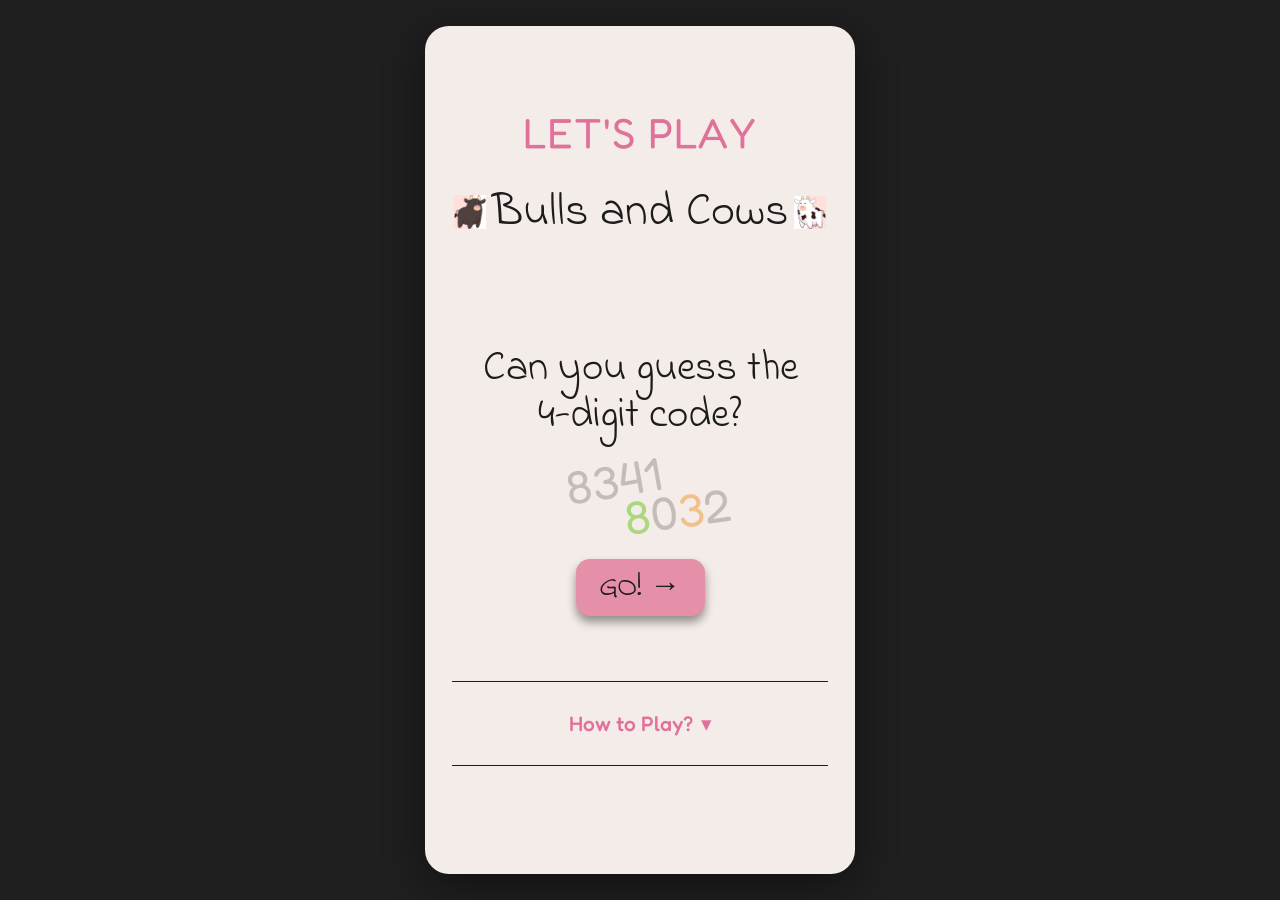
<file: index.html>
<!DOCTYPE html>
<html lang="en">
<head>
  <meta charset="utf-8">
  <meta name="viewport" content="width=device-width, initial-scale=1, viewport-fit=cover">
  <link rel="preconnect" href="https://fonts.googleapis.com">
  <link rel="preconnect" href="https://fonts.gstatic.com" crossorigin>
  <link href="https://fonts.googleapis.com/css2?family=Fredoka:wght@400;500&family=Fredoka+One&family=Indie+Flower&display=swap" rel="stylesheet">
  <link rel="stylesheet" href="style.css">
  <link rel="apple-touch-icon" sizes="180x180" href="apple-touch-icon.png">
  <link rel="icon" type="image/png" sizes="32x32" href="favicon-32x32.png">
  <link rel="icon" type="image/png" sizes="16x16" href="favicon-16x16.png">
  <link rel="manifest" href="site.webmanifest">
  <title>Bulls and Cows</title>
</head>
<body>
  <main class="screen home">
 
    <h2 class="lets-play">LET'S PLAY</h2>
 
    <div class="home-title-row">
      <img class="icon" src="bull.jpg" alt="Bull">
      <h1 class="hand home-title">Bulls and Cows</h1>
      <img class="icon" src="cow.jpg" alt="Cow">
    </div>
 
    <p class="hand ask">Can you guess the 4-digit code?</p>
 
    <div class="numbers" aria-hidden="true">
      <span class="num num-1">8341</span>
      <span class="num num-2"><span class="green">8</span>0<span class="lime">3</span>2</span>
    </div>
 
    <a class="go" href="game.html">GO! →</a>
 
  <footer class="rules">
  <details class="how">
    <summary>How to Play?</summary>
    <div class="how-body">
      <p>I think of a secret <b>4-digit number</b> with no repeated digits.</p>
      <p>You guess it, and after every guess I tell you:</p>
      <p><b>Bulls</b>: right digit in the right place</p>
      <p><b>Cows</b>: right digit in the wrong place</p>
      <p class="how-example">Eg. Secret 8341, Guess 8032<br>= 1 Bull (8) and 1 Cow (3)</p>
      <p>Crack the code in as few guesses as you can!</p>
    </div>
  </details>
  </footer>  
   <div class="page-end"></div>
  </main>
</body>
</html>
</file>
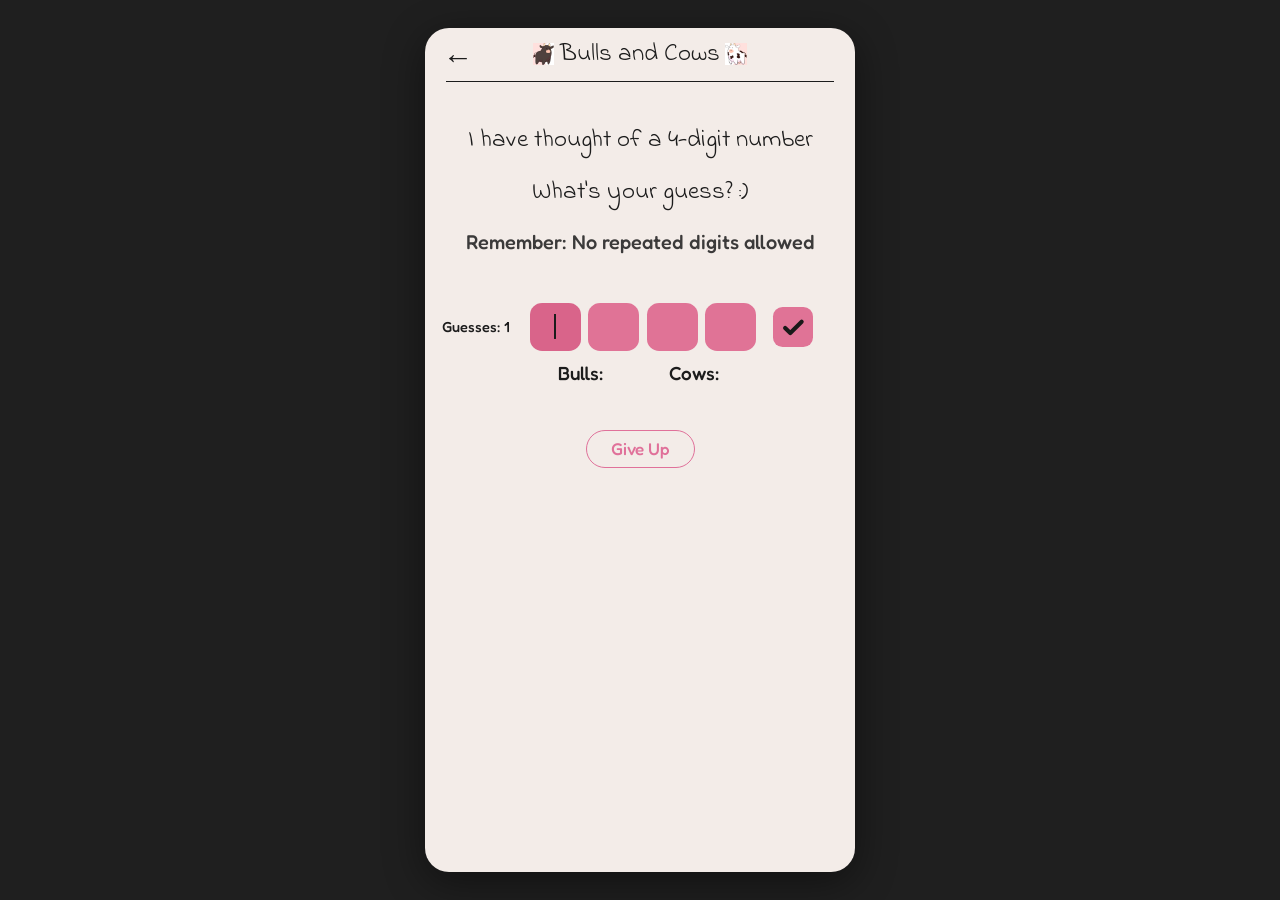
<file: game.html>
<!DOCTYPE html>
<html lang="en">
<head>
  <meta charset="utf-8">
  <meta name="viewport" content="width=device-width, initial-scale=1, viewport-fit=cover">
  <link rel="preconnect" href="https://fonts.googleapis.com">
  <link rel="preconnect" href="https://fonts.gstatic.com" crossorigin>
  <link href="https://fonts.googleapis.com/css2?family=Fredoka:wght@400;500&family=Fredoka+One&family=Indie+Flower&display=swap" rel="stylesheet">
  <link rel="stylesheet" href="style.css">
  <link rel="apple-touch-icon" sizes="180x180" href="apple-touch-icon.png">
  <link rel="icon" type="image/png" sizes="32x32" href="favicon-32x32.png">
  <link rel="icon" type="image/png" sizes="16x16" href="favicon-16x16.png">
  <link rel="manifest" href="site.webmanifest">
  <title>Bulls and Cows – Play</title>
</head>
<body>
  <main class="screen game">

    <header class="game-header">
      <a class="back" href="index.html" aria-label="Back to home">←</a>
      <img class="icongame" src="bull.jpg" alt="Bull">
      <h1 class="hand game-title">Bulls and Cows</h1>
      <img class="icongame" src="cow.jpg" alt="Cow">
    </header>
    <hr class="rule-line header-line">

    <div class="hand intro">
      <p>I have thought of a 4-digit number</p>
      <p>What's your guess? :)</p>
    </div>
    <p class="reminder">Remember: No repeated digits allowed</p>

  <!-- rows are added here by the script -->

        <div class="giveup-wrap" id="giveup-wrap">
      <button class="giveup" id="giveup" type="button">Give Up</button>
    </div>

    <div class="toast" id="toast" role="status" aria-live="polite"></div>

  <script src="script.js"></script>
  </main>
  </body>
  </html>
</file>
<file: style.css>
:root {
  --page: #1f1f1f;
  --bg: #f3ece8;
  --ink: #1c1c1c;
  --pink: #e0719a;
  --button: #e68fa8;
  --tile: #e07396;
  --gray: #c4bcb8;
  --green: #acd781;
  --lime: #f2c08b;
}
 
*, *::before, *::after { box-sizing: border-box; margin: 0; padding: 0; }
 
html { -webkit-text-size-adjust: 100%; }
 
body {
  min-height: 100vh;
  min-height: 100dvh;
  display: flex;
  justify-content: center;
  background: var(--page);
  font-family: 'Fredoka', sans-serif;
  color: var(--ink);
}
 
/* ---------- Shared ---------- */
.screen {
  width: 100%;
  max-width: 430px;
  min-height: 100vh;
  min-height: 100dvh;
  display: flex;
  flex-direction: column;
  align-items: center;
  background: var(--bg);
  padding-top: env(safe-area-inset-top, 0px);
  padding-bottom: env(safe-area-inset-bottom, 0px);
  overflow-x: clip;
}
 
.hand {
  font-family: 'Indie Flower', cursive;
  font-weight: 400;
  text-align: center;
}
 
.icon { display: block; max-width: 100%; object-fit: cover; }
 
.rule-line {
  width: 87.4%;
  height: 1px;
  border: 0;
  background: var(--ink);
}
 
/* ---------- Home ---------- */
.lets-play {
  margin-top: clamp(48px, 9dvh, 96px);
  font-family: 'Fredoka One', 'Fredoka', sans-serif;
  font-weight: 400;
  font-size: clamp(30px, 9.74vw, 42px);
  line-height: 1.25;
  letter-spacing: 1px;
  color: var(--pink);
}
 
.home-title-row {
  width: 100%;
  margin-top: clamp(12px, 2.8dvh, 30px);
  display: flex;
  align-items: center;
  justify-content: center;
  gap: 1.5%;
}
.home-title-row .icon { width: 7.7%; max-width: 32px; height: auto; }
.home-title { 
  font-size: clamp(32px, 10.77vw, 46px);
  line-height: 1.2;
}
 
.ask {
  width: 74%;
  margin-top: clamp(40px, 11.8dvh, 120px);
  font-size: clamp(28px, 9.49vw, 41px);
  line-height: 1.14;
}
 
/* rotated number pair, positioned in % of its own box */
.numbers {
  position: relative;
  width: 100%;
  aspect-ratio: 390 / 85;
  margin-top: clamp(12px, 2.7dvh, 30px);
}
.num {
  position: absolute;
  font-family: 'Fredoka One', 'Fredoka', sans-serif;
  font-size: clamp(32px, 10.77vw, 46px);
  line-height: 1;
  color: var(--gray);
  white-space: nowrap;
  transform-origin: left bottom;
}
.num-1 { left: 33.8%; top: 1%;  transform: rotate(-10deg); }
.num-2 { left: 47.2%; top: 33%; transform: rotate(-8deg); }
.green { color: var(--green); }
.lime  { color: var(--lime); }
 
.go {
  align-self: center;
  margin-left: 0;
  margin-top: clamp(1px, -2dvh, 2px);
  width: 30%;
  min-width: 108px;
  max-width: 130px;
  height: clamp(48px, 6.4dvh, 58px);
  display: flex;
  align-items: center;
  justify-content: center;
  border-radius: 14px;
  background: var(--button);
  box-shadow: 0 6px 10px rgba(0, 0, 0, 0.40);
  font-family: 'Indie Flower', cursive;
  font-size: clamp(22px, 7.18vw, 31px);
  color: var(--ink);
  text-decoration: none;
  -webkit-tap-highlight-color: transparent;
  position: relative;
  overflow: hidden;                         /* keeps the shine inside the button */
  animation: none;
  margin-bottom: clamp(28px, 5dvh, 56px);   /* top line can never touch the button */
}

/* diagonal light sweep */
.go::after {
  content: "";
  position: absolute;
  top: 0;
  left: -75%;
  width: 50%;
  height: 100%;
  background: linear-gradient(100deg, transparent, rgba(255, 255, 255, 0.6), transparent);
  transform: skewX(-20deg);
  animation: go-shine 3s ease-in-out infinite;
  pointer-events: none;
}

@keyframes go-shine {
  0%        { left: -75%; }
  40%, 100% { left: 130%; }      /* sweeps across, then waits */
}

.go:hover  { filter: brightness(1.06); }
.go:active { animation: none; transform: scale(0.96); box-shadow: 0 3px 6px rgba(0, 0, 0, 0.3); }


.rules {
  width: 100%;
  margin-top: auto;
  padding-top: 20px;                                              /* keeps the open text off the button area */
  padding-bottom: calc(env(safe-area-inset-bottom, 0px) + clamp(32px, 6dvh, 60px));
  display: flex;
  justify-content: center;
}

.how {
  --gap: clamp(18px, 3.2dvh, 30px);       /* ONE value controls all the spacing */
  width: 87.4%;
  flex: none;              /* stops the flex container from squeezing it */
  min-width: 200px;
  border-top: 1px solid var(--ink);       /* top line */
  border-bottom: 1px solid var(--ink);    /* bottom line */
  margin: 0 auto;        /* centres the box */
  align-self: center;    /* centres it even if .rules is a column flex container */
}

.how summary {
  display: flex;
  align-items: center;
  justify-content: center;
  gap: 8px;
  padding: var(--gap) 0;                  /* title sits in the middle of the two lines */
  list-style: none;
  cursor: pointer;
  font-family: 'Fredoka', sans-serif;
  font-weight: 500;
  font-size: clamp(16px, 4.9vw, 21px);
  line-height: 1.2;
  color: var(--pink);
  white-space: nowrap;
  -webkit-tap-highlight-color: transparent;
}
.how summary::-webkit-details-marker { display: none; }
.how summary::after {
  content: "▾";
  transition: transform 0.25s ease;
}
.how[open] summary { padding-bottom: 10px; }
.how[open] summary::after { transform: rotate(180deg); }

.how-body {
  padding: 0 4% var(--gap);               /* side space + SAME gap above the bottom line */
  text-align: left;
  font-size: clamp(13px, 4.1vw, 17px);
  font-weight: 500;
  line-height: 1.4;
  animation: how-open 0.3s ease;
}
.how-body p + p { margin-top: 8px; }

.how-example {
  padding: 8px 10px;
  border-radius: 12px;
  background: rgba(224, 113, 154, 0.15);
}

@keyframes how-open {
  from { opacity: 0; transform: translateY(-6px); }
  to   { opacity: 1; transform: translateY(0); }
}

/* ---------- Game ---------- */
.game-header {
  position: relative;
  width: 100%;
  margin-top: clamp(6px, 1.1dvh, 12px);
  padding-bottom: clamp(2px, 1.2dvh, 12px);
  display: flex;
  align-items: center;
  justify-content: center;
  gap: 1.3%;
}
.game-header .icongame { height: clamp(22px, 7.95vw, 22px); width: auto; }
.game-title { font-size: clamp(18px, 5.64vw, 25px); line-height: 1.3; }
 
.header-line { width: 90.3%; }

.back {
  position: absolute;
  left: 3%;
  top: 50%;
  transform: translateY(-50%);
  width: 40px;               /* tap target size */
  height: 40px;
  display: flex;
  align-items: center;
  justify-content: center;
  font-family: 'Indie Flower', cursive;
  font-size: clamp(24px, 7.2vw, 30px);
  color: var(--ink);
  text-decoration: none;
  -webkit-tap-highlight-color: transparent;
}
.back:active { opacity: 0.5; }
 
.intro {
  width: 100%;
  margin-top: clamp(14px, 3.7dvh, 40px);
  font-size: clamp(18px, 5.64vw, 25px);
  line-height: 2.05;
}
 
.reminder {
  width: 100%;
  margin-top: clamp(6px, 1.3dvh, 16px);
  text-align: center;
  font-size: clamp(14px, 4.62vw, 20px);
  font-weight: 500;
  line-height: 1.22;
  opacity: 0.85;
}
 
.guess {
  width: 100%;
  margin-top: clamp(16px, 3.8dvh, 40px);   /* space between every row */
}
.guess:first-of-type {
  margin-top: clamp(24px, 5.4dvh, 60px);   /* a bit more space under the reminder */
}

/* ===== guess count + submit button ===== */
.guess-row {
  position: relative;
  width: 100%;
  display: flex;
  align-items: center;
}

.guess-count {
  position: absolute;
  left: 4%;
  top: 50%;
  transform: translateY(-50%);
  font-size: clamp(12px, 3.4vw, 14.5px);
  font-weight: 500;
  line-height: 1;
  white-space: nowrap;
}

.submit-btn {
  position: absolute;
  left: 81%;                        /* the tiles end at 77%, so this sits just right of them */
  top: 50%;
  transform: translateY(-50%);
  width: clamp(22px, 9.2vw, 40px);
  height: clamp(22px, 9.2vw, 40px);
  display: flex;
  align-items: center;
  justify-content: center;
  padding: 0;
  border: 0;
  border-radius: 24%;
  background: var(--tile);
  color: #1a1919;                   /* check colour */
  cursor: pointer;
  -webkit-appearance: none; 
  appearance: none;
  -webkit-tap-highlight-color: transparent;
}
.submit-btn svg { width: 62%; height: 62%; display: block; }
.submit-btn:active { transform: translateY(-50%) scale(0.94); }
 
.tiles {
  width: 52.6%;
  margin-left: 24.4%;
  display: flex;
  gap: 3.4%;
}
.tile {
  flex: 1;
  aspect-ratio: 46 / 44;
  display: flex;
  align-items: center;
  justify-content: center;
  border-radius: 24%;
  background: var(--tile);
  font-family: 'Fredoka';
  font-size: clamp(21px, 6.67vw, 26px);
  color: var(--ink);
}
 

input.tile {
  width: 100%;
  min-width: 0;                 /* lets the tiles shrink evenly in the flex row */
  text-align: center;
  border: none;
  -webkit-appearance: none;
  appearance: none;
  outline: none;
  caret-color: transparent;
  cursor: text;
}
input.tile:focus {
  outline: none;
  box-shadow: none;
  background-color: #d9648a;   
}

/* custom cursor: same 2px line in every tile, only while the focused tile is empty */
input.tile:focus:placeholder-shown {
  background-image: linear-gradient(var(--ink), var(--ink));
  background-repeat: no-repeat;
  background-position: center;
  background-size: 2px 52%;
  animation: caret-blink 1s steps(1) infinite;
}
@keyframes caret-blink {
  50% { background-size: 0 0; }
}

.labels {
  width: 52.6%;                  /* same as .tiles */
  margin-left: 23.0%;            /* same as .tiles */
  margin-top: clamp(8px, 1.2dvh, 11px);
  display: flex;
  justify-content: space-between; /* Bulls at the left edge, Cows at the right edge */
  font-size: clamp(14px, 4.36vw, 19px);
  font-weight: 500;
  line-height: 1.2;
  white-space: nowrap;
}
.labels span { flex: 1; text-align: center; }
 
/* ---------- Media queries ---------- */
 
/* very small phones (iPhone SE 1st gen, small Androids) */
@media (max-width: 340px) {
  .home-title-row { padding: 0; }
  .rule-text { letter-spacing: -0.2px; }
}
 
/* short screens (iPhone SE, landscape-ish, browser chrome visible) */
@media (max-height: 700px) {
  .lets-play { margin-top: 36px; }
  .ask { margin-top: 28px; }
  .rules { padding-top: 24px; }
}
 
/* landscape phones: let content scroll naturally */
@media (orientation: landscape) and (max-height: 500px) {
  .screen { min-height: 0; }
  .lets-play { margin-top: 24px; }
  .ask { margin-top: 24px; }
  .rules { padding-top: 32px; }
}
 
/* tablets / desktop: show as a centred phone-sized column */
@media (min-width: 431px) {
  body { align-items: center; padding: 24px 0; }
  .screen {
    min-height: 844px;
    min-height: min(844px, calc(100dvh - 48px));
    border-radius: 24px;
    box-shadow: 0 10px 40px rgba(0, 0, 0, 0.45);
  }
}
 
@media (prefers-reduced-motion: reduce) {
  .go:active { transform: none; }
}

/* empty space under the bottom line, can't be overridden by older rules */
.page-end {
  flex: none;                                          /* never shrinks */
  width: 100%;
  height: calc(env(safe-area-inset-bottom, 0px) + clamp(32px, 6dvh, 56px));
}

/* the footer must never be squeezed or clipped */
.rules { flex: none; }

/* ----- locked rows: check button stays visible but can't be pressed ----- */
.submit-btn:disabled { opacity: 1; color: #4a4a4a; cursor: default; }

/* ----- message popup (validation errors) ----- */
.toast {
  position: fixed;
  left: 50%;
  bottom: calc(env(safe-area-inset-bottom, 0px) + 24px);
  transform: translateX(-50%) translateY(16px);
  max-width: 90%;
  padding: 10px 18px;
  border-radius: 999px;
  background: rgba(28, 28, 28, 0.92);
  color: var(--bg);
  font-size: clamp(14px, 4vw, 16px);
  font-weight: 500;
  text-align: center;
  opacity: 0;
  pointer-events: none;
  transition: opacity 0.2s ease, transform 0.2s ease;
  z-index: 10;
}
.toast.show { opacity: 1; transform: translateX(-50%) translateY(0); }

/* ----- win message ----- */
.win {
  width: 87.4%;
  margin-top: clamp(24px, 5dvh, 48px);
  text-align: center;
  font-size: clamp(15px, 4.6vw, 19px);
  font-weight: 500;
  line-height: 1.5;
}
.win-title {
  margin-bottom: 6px;
  font-family: 'Fredoka One', 'Fredoka', sans-serif;
  font-size: clamp(26px, 8vw, 34px);
  letter-spacing: 1px;
  color: var(--pink);
}
.again {
  margin-top: 14px;
  padding: 10px 26px;
  border: 0;
  border-radius: 14px;
  background: var(--button);
  box-shadow: 0 4px 8px rgba(0, 0, 0, 0.25);
  font-family: 'Indie Flower', cursive;
  font-size: clamp(20px, 6vw, 26px);
  color: var(--ink);
  cursor: pointer;
  -webkit-tap-highlight-color: transparent;
}
.again:active { transform: scale(0.96); }

/* ----- Give Up button ----- */
.giveup-wrap {
  width: 100%;
  display: flex;
  justify-content: center;
  margin-top: clamp(24px, 5dvh, 48px);
}
.giveup {
  padding: 8px 24px;
  border: 1.5px solid var(--pink);
  border-radius: 999px;
  background: transparent;
  color: var(--pink);
  font-family: 'Fredoka', sans-serif;
  font-weight: 500;
  font-size: clamp(14px, 4.1vw, 17px);
  line-height: 1.2;
  cursor: pointer;
  -webkit-appearance: none;
  appearance: none;
  -webkit-tap-highlight-color: transparent;
}
.giveup:active { transform: scale(0.96); background: rgba(224, 113, 154, 0.12); }
</file>
